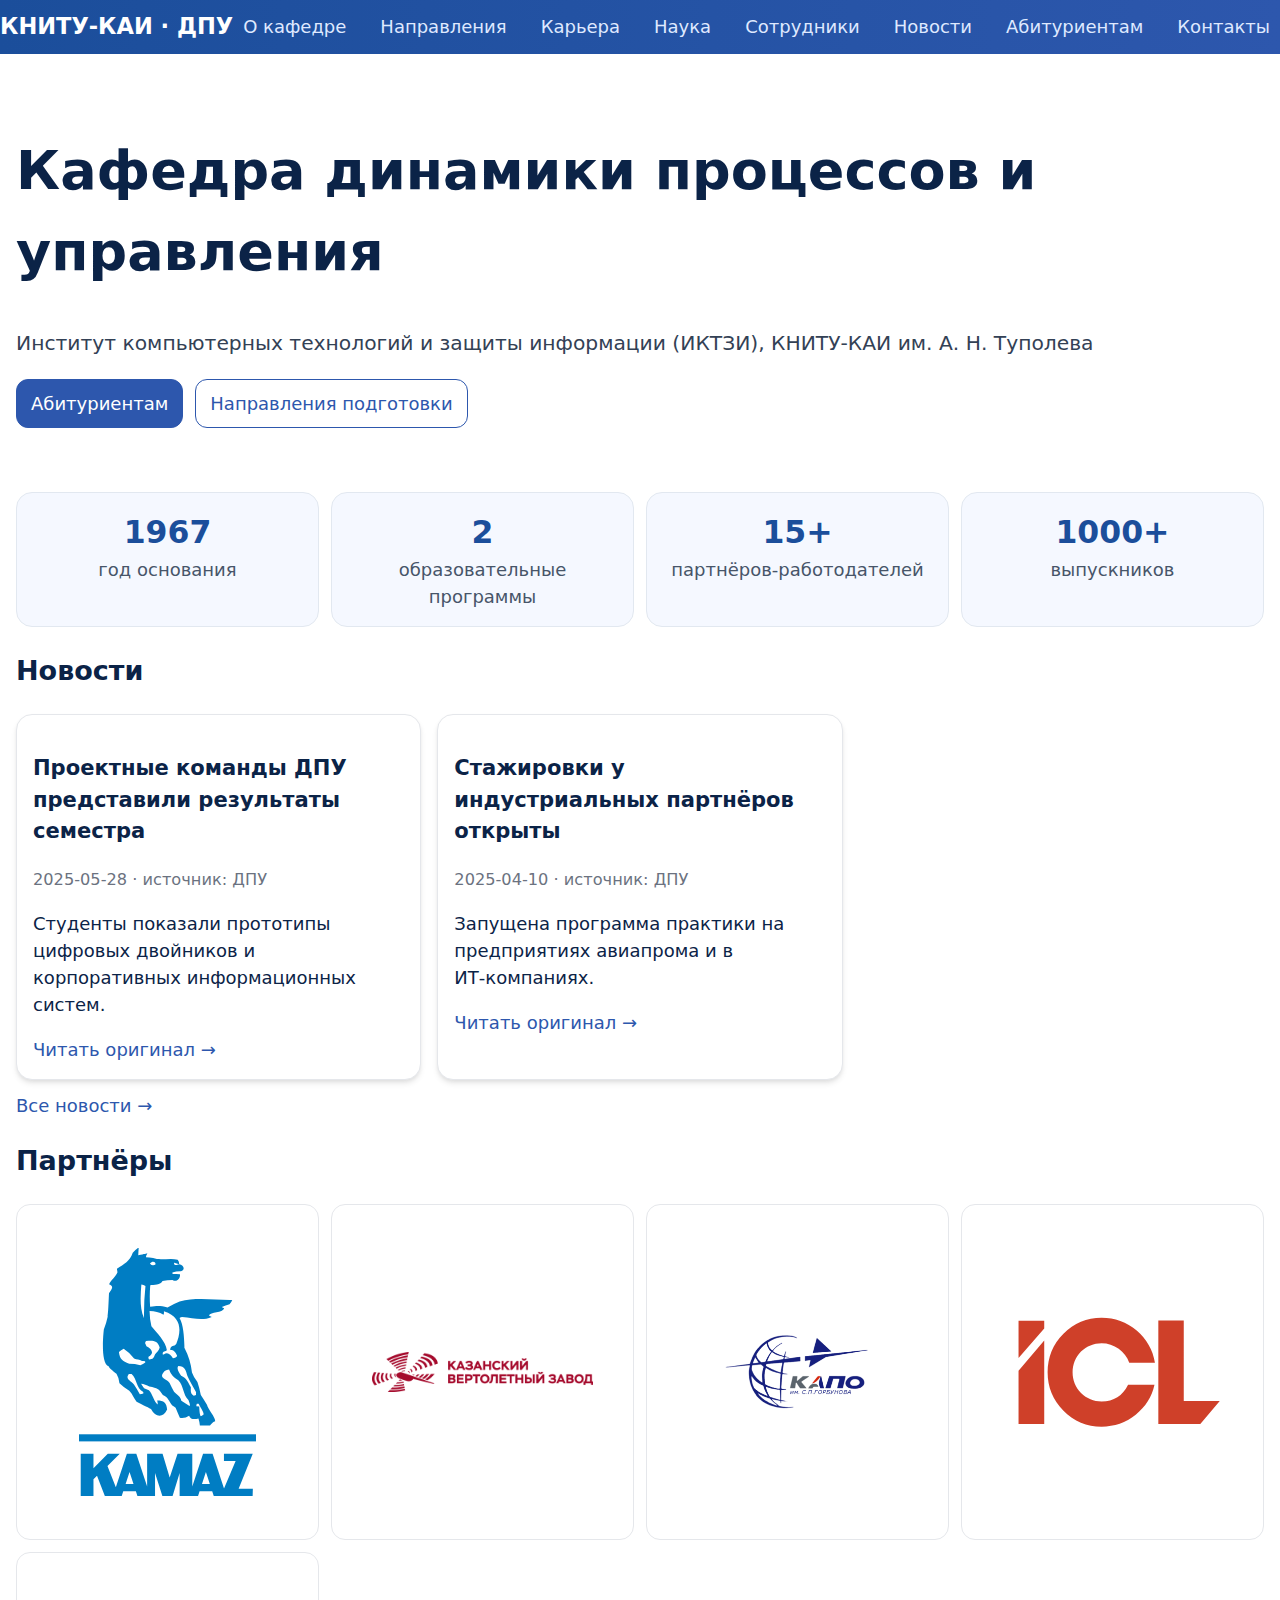
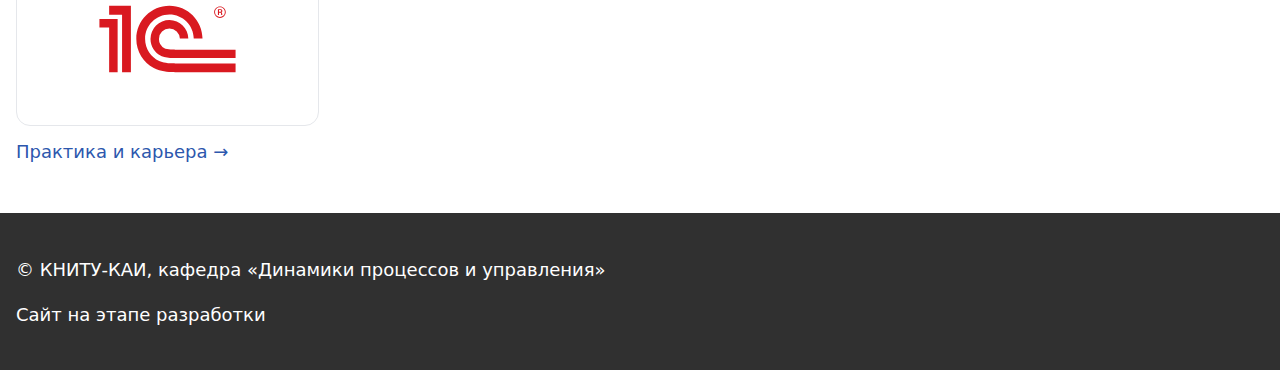
<file: site/index.html>
<!doctype html>
<html lang="ru">
<head>
  <meta charset="utf-8"/>
  <meta name="viewport" content="width=device-width, initial-scale=1"/>
  <title>Кафедра динамики процессов и управления — КНИТУ‑КАИ</title>
  <meta name="description" content="Официальный сайт кафедры динамики процессов и управления (ИКТЗИ, КНИТУ‑КАИ). Программы, наука, сотрудники, новости, контакты."/>
  <link rel="stylesheet" href="assets/css/styles.css"/>
</head>
<body>
<a class="skip-link" href="#main">К содержанию</a>
<div id="header"></div>

<main id="main" class="container">
  <section class="hero">
    <h1>Кафедра динамики процессов и управления</h1>
    <p class="lead">Институт компьютерных технологий и защиты информации (ИКТЗИ), КНИТУ‑КАИ им. А. Н. Туполева</p>
    <div class="cta">
      <a class="btn btn-primary" href="applicants.html">Абитуриентам</a>
      <a class="btn btn-outline" href="programs.html">Направления подготовки</a>
    </div>
  </section>

  <section class="kpi-grid">
    <article class="kpi"><div class="kpi-num">1967</div><div class="kpi-text">год основания</div></article>
    <article class="kpi"><div class="kpi-num">2</div><div class="kpi-text">образовательные программы</div></article>
    <article class="kpi"><div class="kpi-num">15+</div><div class="kpi-text">партнёров‑работодателей</div></article>
    <article class="kpi"><div class="kpi-num">1000+</div><div class="kpi-text">выпускников</div></article>
  </section>

  <section>
    <h2>Новости</h2>
    <div id="news-list" class="card-grid"></div>
    <div class="more"><a class="btn btn-link" href="news.html">Все новости →</a></div>
  </section>

  <section class="logos">
    <h2>Партнёры</h2>
    <div id="partners-logos" class="logo-grid"></div>
    <div class="more"><a class="btn btn-link" href="careers.html">Практика и карьера →</a></div>
  </section>
</main>

<div id="footer"></div>
<script src="assets/js/main.js"></script>
<script src="assets/js/news.js"></script>
<script>
  fetch('../content/partners.json').then(r=>r.json()).then(data=>{
    const wrap = document.getElementById('partners-logos');
    (data.slice(0,8)).forEach(p=>{
      const div = document.createElement('div');
      div.className="logo-card";
      div.innerHTML = `<img src="assets/img/logos/${p.logo}" alt="${p.name} логотип">`;
      wrap.appendChild(div);
    });
  });
</script>
</body>
</html>
</file>
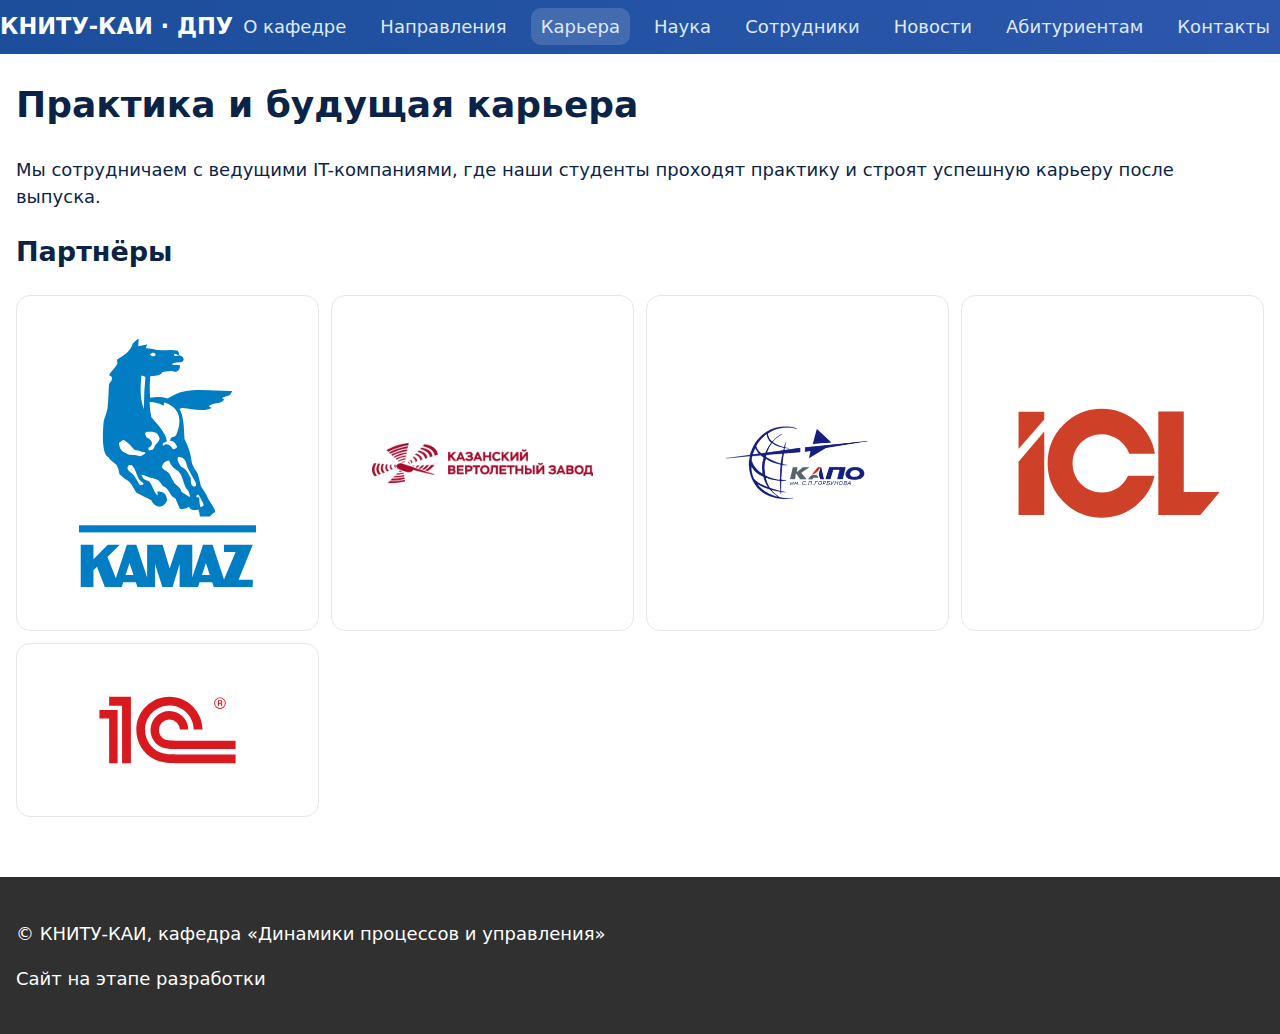
<file: site/careers.html>
<!doctype html>
<html lang="ru">
<head>
  <meta charset="utf-8"/>
  <meta name="viewport" content="width=device-width, initial-scale=1"/>
  <title>Практика и будущая карьера — ДПУ КНИТУ‑КАИ</title>
  <link rel="stylesheet" href="assets/css/styles.css"/>
</head>
<body>
<div id="header"></div>
<main class="container">
  <h1>Практика и будущая карьера</h1>
  <p>Мы сотрудничаем с ведущими IT-компаниями, где наши студенты проходят практику и строят успешную карьеру после выпуска.</p>
  <h2>Партнёры</h2>
  <div id="partners" class="logo-grid"></div>
</main>
<div id="footer"></div>
<script src="assets/js/main.js"></script>
<script>
  fetch('../content/partners.json').then(r=>r.json()).then(rows=>{
    const wrap=document.getElementById('partners');
    rows.forEach(p=>{
      const div = document.createElement('div');
      div.className="logo-card";
      div.innerHTML = `<img src="assets/img/logos/${p.logo}" alt="${p.name} логотип">`;
      wrap.appendChild(div);
    });
  });
</script>
</body>
</html>
</file>
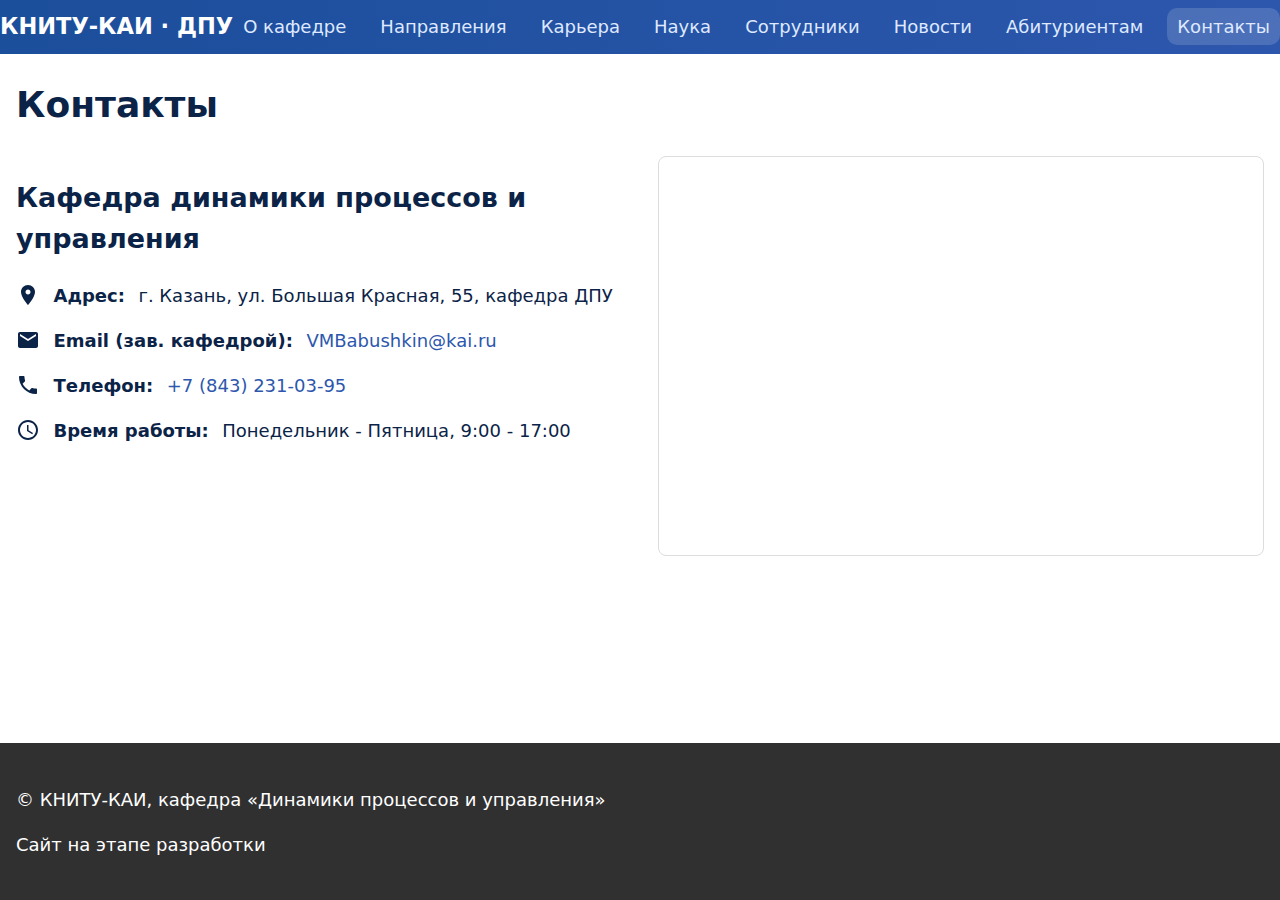
<file: site/contacts.html>
<!doctype html>
<html lang="ru">
<head>
  <meta charset="utf-8"/>
  <meta name="viewport" content="width=device-width, initial-scale=1"/>
  <title>Контакты — ДПУ КНИТУ‑КАИ</title>
  <link rel="stylesheet" href="assets/css/styles.css"/>
  <style>
    .contact-grid {
      display: grid;
      grid-template-columns: 1fr;
      gap: 2rem;
    }
    @media (min-width: 768px) {
      .contact-grid {
        grid-template-columns: 1fr 1fr;
      }
    }
    .contact-details p {
      margin-bottom: 1rem;
      display: flex;
      align-items: center;
      gap: 0.75rem;
    }
    .contact-details svg {
        width: 24px;
        height: 24px;
        flex-shrink: 0;
    }
    .social-links {
        display: flex;
        gap: 1rem;
        margin-top: 1.5rem;
    }
    .social-links a {
        display: inline-block;
    }
    .social-links svg {
        width: 32px;
        height: 32px;
    }
    #map {
        width: 100%;
        height: 400px;
        border-radius: 8px;
        border: 1px solid #ddd;
    }
  </style>
</head>
<body>
<div id="header"></div>
<main class="container">
  <h1>Контакты</h1>
  <div class="contact-grid">
    <div class="contact-details">
      <h2>Кафедра динамики процессов и управления</h2>
      <p>
        <svg xmlns="http://www.w3.org/2000/svg" viewBox="0 0 24 24" fill="currentColor"><path d="M12 2C8.13 2 5 5.13 5 9c0 5.25 7 13 7 13s7-7.75 7-13c0-3.87-3.13-7-7-7zm0 9.5c-1.38 0-2.5-1.12-2.5-2.5s1.12-2.5 2.5-2.5 2.5 1.12 2.5 2.5-1.12 2.5-2.5 2.5z"/></svg>
        <strong>Адрес:</strong> г. Казань, ул. Большая Красная, 55, кафедра ДПУ
      </p>
      <p>
        <svg xmlns="http://www.w3.org/2000/svg" viewBox="0 0 24 24" fill="currentColor"><path d="M20 4H4c-1.1 0-1.99.9-1.99 2L2 18c0 1.1.9 2 2 2h16c1.1 0 2-.9 2-2V6c0-1.1-.9-2-2-2zm0 4l-8 5-8-5V6l8 5 8-5v2z"/></svg>
        <strong>Email (зав. кафедрой):</strong> <a href="mailto:VMBabushkin@kai.ru">VMBabushkin@kai.ru</a>
      </p>
      <p>
        <svg xmlns="http://www.w3.org/2000/svg" viewBox="0 0 24 24" fill="currentColor"><path d="M6.62 10.79c1.44 2.83 3.76 5.14 6.59 6.59l2.2-2.2c.27-.27.67-.36 1.02-.24 1.12.37 2.33.57 3.57.57.55 0 1 .45 1 1V20c0 .55-.45 1-1 1-9.39 0-17-7.61-17-17 0-.55.45-1 1-1h3.5c.55 0 1 .45 1 1 0 1.25.2 2.45.57 3.57.11.35.02.74-.25 1.02l-2.2 2.2z"/></svg>
        <strong>Телефон:</strong> <a href="tel:+78432310395">+7 (843) 231-03-95</a>
      </p>
      <p>
        <svg xmlns="http://www.w3.org/2000/svg" viewBox="0 0 24 24" fill="currentColor"><path d="M11.99 2C6.47 2 2 6.48 2 12s4.47 10 9.99 10C17.52 22 22 17.52 22 12S17.52 2 11.99 2zM12 20c-4.42 0-8-3.58-8-8s3.58-8 8-8 8 3.58 8 8-3.58 8-8 8zm.5-13H11v6l5.25 3.15.75-1.23-4.5-2.67z"/></svg>
        <strong>Время работы:</strong> Понедельник - Пятница, 9:00 - 17:00
      </p>
    </div>
    <div>
      <div id="map"></div>
    </div>
  </div>
</main>

<div id="footer"></div>
<script src="assets/js/main.js"></script>
<script src="https://api-maps.yandex.ru/2.1/?apikey=ВАШ_API_КЛЮЧ&lang=ru_RU" type="text/javascript"></script>
<script type="text/javascript">
    ymaps.ready(init);
    function init(){
        var myMap = new ymaps.Map("map", {
            center: [55.796947, 49.133858], 
            zoom: 16
        });

        var myPlacemark = new ymaps.Placemark([55.796947, 49.133858], {
            balloonContent: 'Кафедра ДПУ, ул. Большая Красная, 55'
        }, {
            preset: 'islands#blueEducationIcon'
        });

        myMap.geoObjects.add(myPlacemark);
    }
</script>
</body>
</html>
</file>
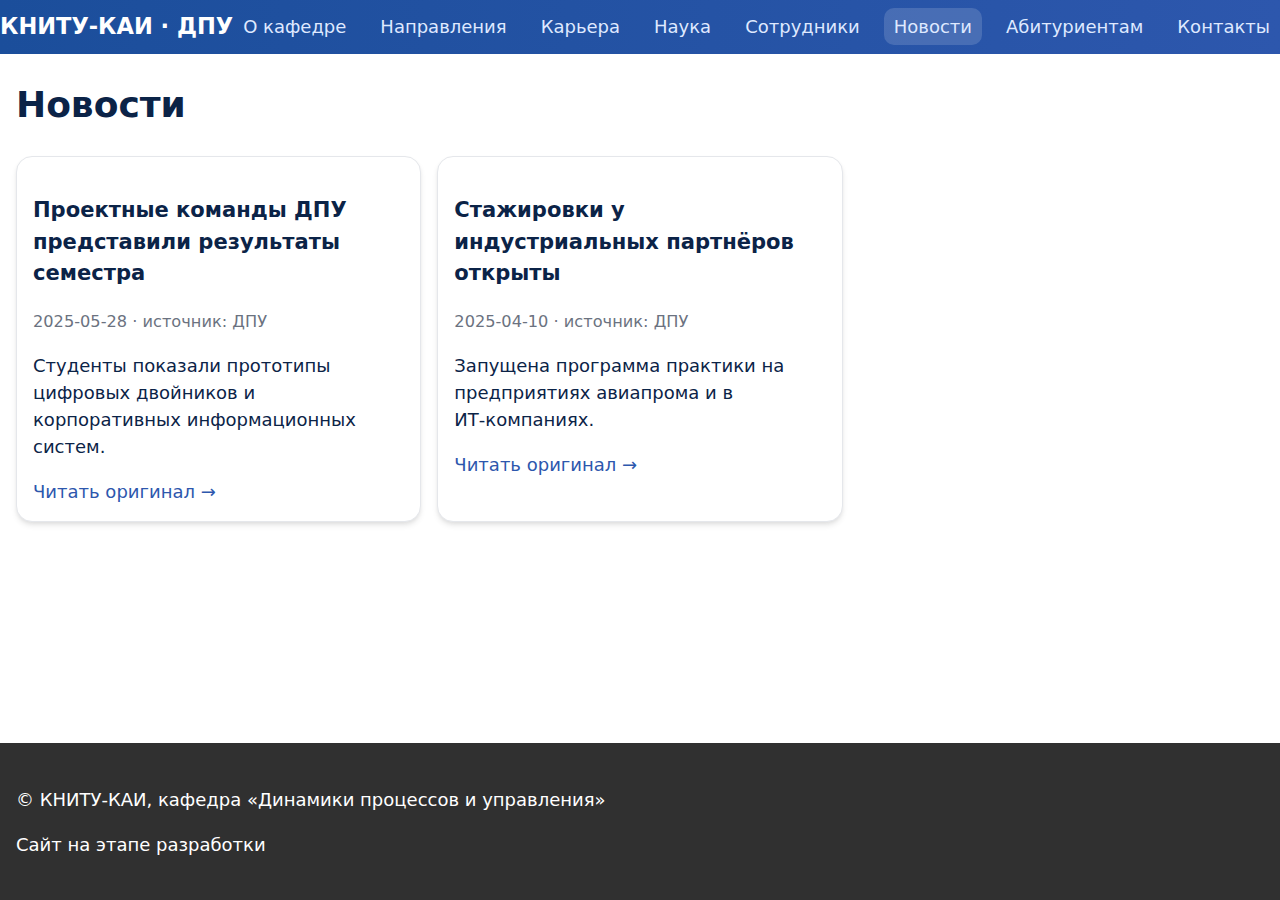
<file: site/news.html>
<!doctype html>
<html lang="ru">
<head>
  <meta charset="utf-8"/>
  <meta name="viewport" content="width=device-width, initial-scale=1"/>
  <title>Новости — ДПУ КНИТУ‑КАИ</title>
  <link rel="stylesheet" href="assets/css/styles.css"/>
</head>
<body>
<div id="header"></div>
<main class="container">
  <h1>Новости</h1>
  <div id="news-list" class="card-grid"></div>
</main>
<div id="footer"></div>
<script src="assets/js/main.js"></script>
<script src="assets/js/news.js"></script>
</body>
</html>
</file>
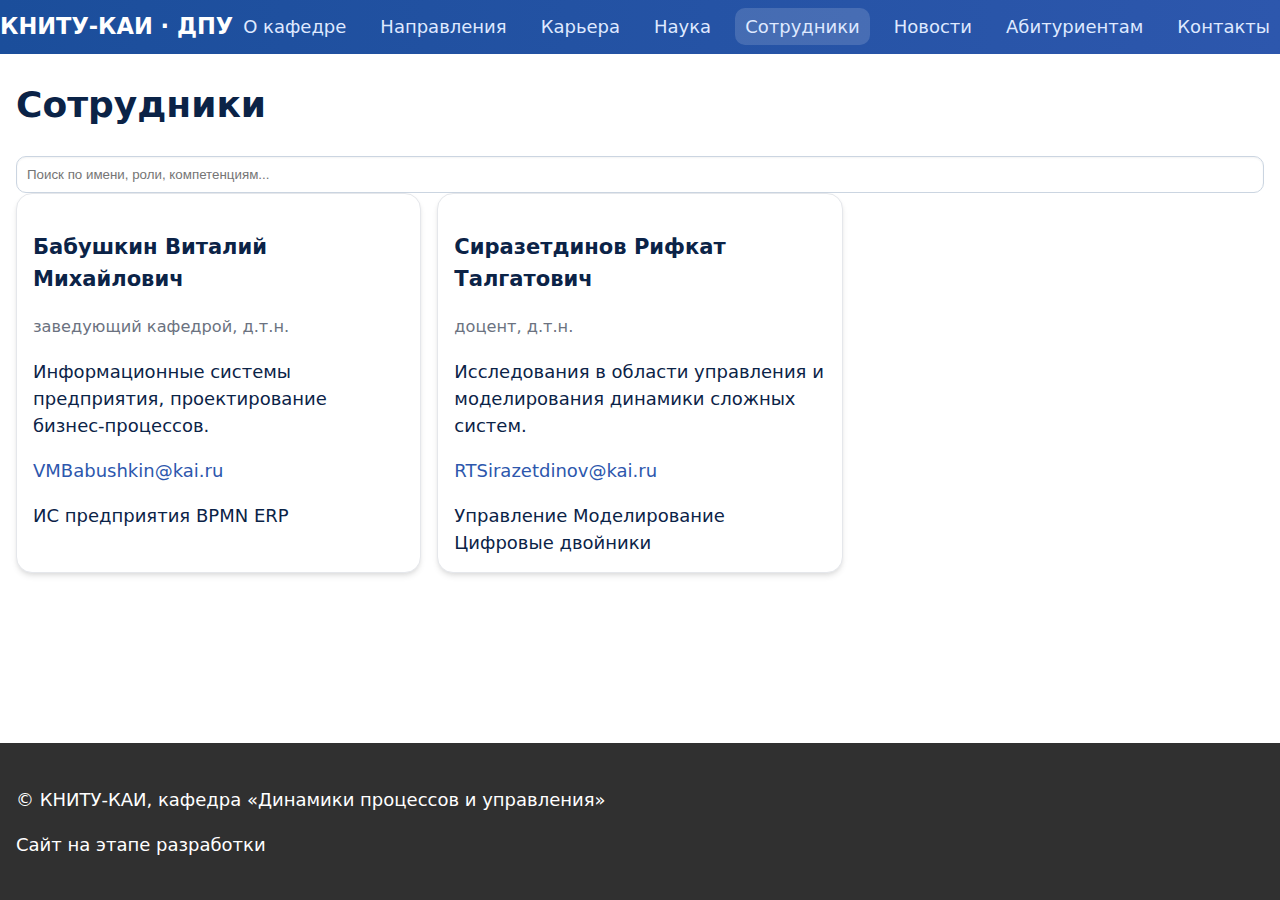
<file: site/staff.html>
<!doctype html>
<html lang="ru">
<head>
  <meta charset="utf-8"/>
  <meta name="viewport" content="width=device-width, initial-scale=1"/>
  <title>Сотрудники — ДПУ КНИТУ‑КАИ</title>
  <link rel="stylesheet" href="assets/css/styles.css"/>
</head>
<body>
<div id="header"></div>
<main class="container">
  <h1>Сотрудники</h1>
  <div class="filters">
    <input id="q" type="text" placeholder="Поиск по имени, роли, компетенциям..."/>
  </div>
  <div id="staff-list" class="card-grid"></div>
</main>
<div id="footer"></div>
<script src="assets/js/main.js"></script>
<script src="assets/js/staff.js"></script>
</body>
</html>
</file>
<file: site/assets/css/styles.css>
:root{
  --kai-blue:#0088ce;
  --kai-deep:#1b4e9b;
  --kai-royal:#2d57ad;
  --kai-silver:#afafaf;
  --bg:#ffffff;
  --text:#0b2347;
}
*{box-sizing:border-box}
html,body{margin:0;padding:0;background:var(--bg);color:var(--text);font:18px/1.5 system-ui,-apple-system,Segoe UI,Roboto,Ubuntu,Cantarell,'Noto Sans',Arial,'Apple Color Emoji','Segoe UI Emoji'}
a{color:var(--kai-royal);text-decoration:none}
a:hover{text-decoration:underline}
.container{max-width:1400px;margin:0 auto;padding:0 16px}
.skip-link{position:absolute;left:-9999px;top:auto}
.skip-link:focus{left:8px;top:8px;background:#fff;padding:8px;border:2px solid var(--kai-royal)}
.site-header{position:sticky;top:0;z-index:10;background:linear-gradient(90deg,var(--kai-deep),var(--kai-royal));color:#fff}
.header-inner{display:flex;align-items:center;justify-content:space-between;padding:10px 0}
.brand{
  display:flex;
  gap:10px;
  align-items:center;
  color:#fff;
  font-weight:600;
  font-size: 1.25rem; /* Увеличиваем размер шрифта */
}
.badge{display:inline-block;background:var(--kai-blue);color:#fff;padding:4px 10px;border-radius:999px;font-size:12px}
.nav{display:flex;gap:14px;list-style:none;margin:0;padding:0}
.nav a{color:#dfe9ff;padding:8px 10px;border-radius:10px}
.nav a[aria-current="page"], .nav a:hover{background:rgba(255,255,255,.15);text-decoration:none}
.site-footer{margin-top:48px;border-top:1px solid #303030;padding:24px 0;color:#ffffff; background-color:#303030;}
.hero{padding:40px 0 24px}
.hero h1 {
  font-size: 3rem; 
}
/* Стили для карточки с фото и текстом (как у зав. кафедрой) */
.card.media {
  display: flex; /* Включаем Flexbox-раскладку */
  align-items: flex-start; /* Выравниваем элементы по верху */
  gap: 1.5rem; /* Добавляем отступ между фото и текстом */
  background-color: #f5f8ff;
}
.list {
  display: flex;
  flex-direction: column;
  gap: 16px; /* Добавляем отступ в 16px между элементами */
  list-style: none; /* Убираем стандартные маркеры списка */
  padding: 0;
  margin: 0;
}
body {
  display: flex;
  flex-direction: column;
  min-height: 100vh;
}

main {
  flex: 1;
}
.card.media img {
  max-width: 250px; /* Увеличиваем максимальную ширину */
  width: 100%; /* Делаем ширину адаптивной */
  height: auto; /* Высота будет автоматически подстраиваться под ширину */
  object-fit: cover;
  border-radius: 8px;
  flex-shrink: 0; /* Запрещаем фото сжиматься, если не хватает места */
}
.section{padding:28px 0}
/* .section h2{font-size:clamp(22px,2.4vw,30px);margin:0 0 12px 0} */
.lead{font-size:1.125rem;color:#334155}
.cta{display:flex;gap:12px;margin:16px 0}
.btn{display:inline-block;padding:10px 14px;border-radius:12px;border:1px solid var(--kai-royal)}
.btn-primary{background:var(--kai-royal);color:#fff}
.btn-outline{background:#fff;color:var(--kai-royal)}
.btn-link{border:none;padding:0}
.kpi-grid{display:grid;grid-template-columns:repeat(4,1fr);gap:12px;margin:24px 0}
.kpi{background:#f5f8ff;border:1px solid #e2e8f0;border-radius:16px;padding:16px;text-align:center}
.kpi-num{font-size:1.75rem;font-weight:700;color:var(--kai-deep)}
.kpi-text{color:#475569}
.card-grid{display:grid;grid-template-columns:repeat(3,1fr);gap:16px}
details {

  border-radius: 12px;
  border: 1px solid #f5f8ff;
  margin-bottom: 20px; /* Отступ между блоками */
  overflow: hidden; /* Скрываем всё, что выходит за границы */
}

summary {
  font-weight: 700;
  cursor: pointer;
  padding: 16px;
  background-color: #f5f8ff; /* Более тёмный фон для заголовка */
  border-bottom: 1px solid #c2c9d6; /* Линия под заголовком */
}

summary:hover {
  background-color: #d1d8e0;
}

details[open] summary {
  background-color: #f5f8ff; /* Цвет для открытого заголовка */
  border-bottom: 1px solid #c2c9d6;
}
.clean-list {
  list-style: none; /* Убирает стандартные маркеры списка */
  padding: 0;
  margin: 0;
}
.clean-list {
  list-style: none; /* Убирает стандартные маркеры списка */
  padding: 0;
  margin: 0;
}
details > .section {
  padding-top: 0;
}
.card{
  border:1px solid #e5e7eb;
  border-radius:16px;
  padding:16px;
  background:#fff;
  box-shadow: 0 4px 6px -1px rgba(0,0,0,0.1), 0 2px 4px -1px rgba(0,0,0,0.06); /* Добавляем тень */
}
.card .meta{color:#6b7280;font-size:.9rem}
.table{width:100%;border-collapse:collapse;margin:16px 0}
.table th,.table td{border:1px solid #e5e7eb;padding:10px;text-align:left}
.big-links li{margin:8px 0}
.logo-grid{display:grid;grid-template-columns:repeat(4,1fr);gap:12px;margin:12px 0}
.logo-card{
  display: flex;
  align-items: center;
  justify-content: center;
  border: 1px solid #e5e7eb;
  border-radius: 14px;
  padding: 12px;
  background: #fff;
}
.logo-card img{
  max-width: 80%; /* Ограничиваем максимальную ширину изображения */
  max-height: 80%; /* Ограничиваем максимальную высоту изображения */
  object-fit: scale-down; /* Масштабирует изображение только если оно больше контейнера */
  display: block; /* Убирает лишние отступы под изображением */
  margin: 0 auto; /* Центрирует изображение по горизонтали */
}
form label{display:block;margin:10px 0}
input[type="text"],input[type="email"],textarea{width:100%;padding:10px;border:1px solid #cbd5e1;border-radius:10px}
.more{margin-top:12px}
@media (max-width:900px){
  .kpi-grid{grid-template-columns:repeat(2,1fr)}
  .card-grid{grid-template-columns:1fr 1fr}
  .logo-grid{grid-template-columns:1fr 1fr}
}
@media (max-width:600px){
  .card-grid{grid-template-columns:1fr}
}
.grid {
    display: grid;
    gap: 12px;

}
@media (max-width: 900px) {
  .header-inner {
    flex-direction: column; /* Элементы будут располагаться друг под другом */
    align-items: flex-start; /* Выравниваем их по левому краю */
    gap: 16px; /* Добавляем отступ между элементами */
  }

  .nav {
    flex-direction: column; /* Ссылки будут располагаться в столбец */
    padding: 0; /* Убираем горизонтальные отступы */
  }

  .nav a {
    width: 100%; /* Каждая ссылка будет занимать всю доступную ширину */
    padding: 12px 16px; /* Добавляем отступы */
  }
}
input[type="text"], input[type="email"], textarea {
  width: 100%;
  padding: 10px;
  border: 1px solid #cbd5e1;
  border-radius: 10px;
  /* Добавляем лёгкую тень для выделения */
  box-shadow: inset 0 1px 2px rgba(0, 0, 0, 0.05);
}

/* Добавляем стиль для фокуса! */
input[type="text"]:focus {
  outline: none;
  border-color: var(--kai-royal);
  box-shadow: 0 0 0 3px rgba(45, 87, 173, 0.2);
}
</file>
